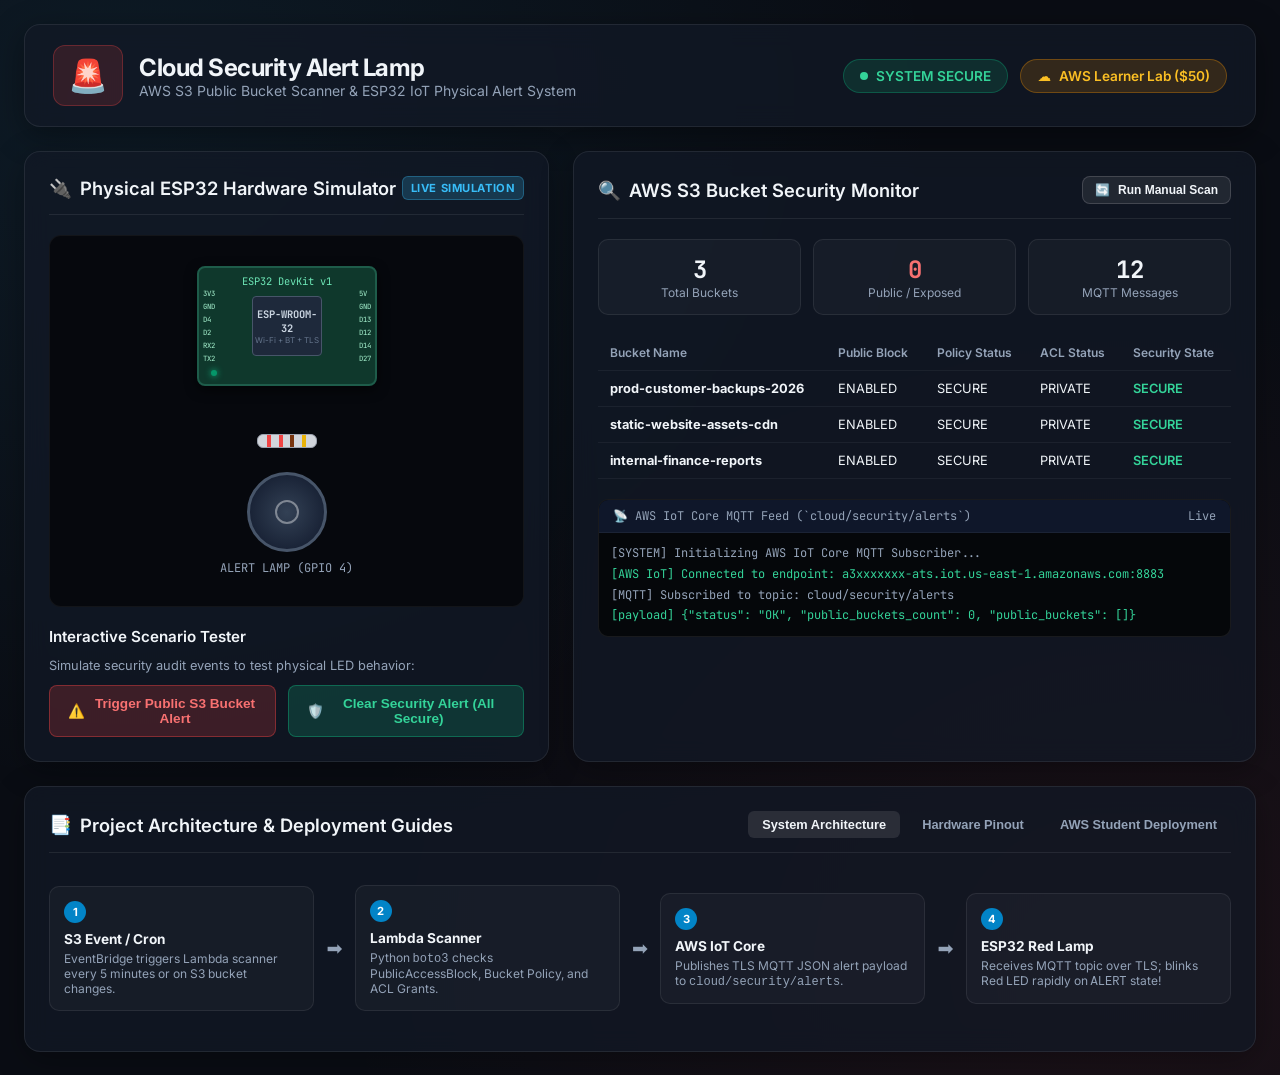
<file: web_dashboard/index.html>
<!DOCTYPE html>
<html lang="en">
<head>
    <meta charset="UTF-8">
    <meta name="viewport" content="width=device-width, initial-scale=1.0">
    <title>Cloud Security Alert Lamp | Live Dashboard & ESP32 Simulator</title>
    <meta name="description" content="Real-time S3 Bucket Security Scanner and Physical ESP32 Red Alert Lamp Visualizer">
    <link rel="preconnect" href="https://fonts.googleapis.com">
    <link rel="preconnect" href="https://fonts.gstatic.com" crossorigin>
    <link href="https://fonts.googleapis.com/css2?family=Inter:wght@300;400;500;600;700;800&family=JetBrains+Mono:wght@400;600&display=swap" rel="stylesheet">
    <link rel="stylesheet" href="styles.css">
</head>
<body>
    <div class="app-container">
        <!-- Header -->
        <header class="app-header">
            <div class="logo-group">
                <div class="logo-icon">🚨</div>
                <div>
                    <h1>Cloud Security Alert Lamp</h1>
                    <p class="subtitle">AWS S3 Public Bucket Scanner & ESP32 IoT Physical Alert System</p>
                </div>
            </div>
            <div class="status-badge-group">
                <div id="system-status-badge" class="badge badge-ok">
                    <span class="status-dot"></span>
                    <span id="status-badge-text">SYSTEM SECURE</span>
                </div>
                <div class="badge badge-aws">
                    <span class="aws-icon">☁️</span> AWS Learner Lab ($50)
                </div>
            </div>
        </header>

        <!-- Main Layout Grid -->
        <main class="dashboard-grid">
            <!-- Left Column: Hardware Simulator -->
            <section class="card hardware-card">
                <div class="card-header">
                    <h2><span class="icon">🔌</span> Physical ESP32 Hardware Simulator</h2>
                    <span class="live-tag">LIVE SIMULATION</span>
                </div>

                <div class="esp32-visualizer">
                    <div class="esp32-board">
                        <div class="board-label">ESP32 DevKit v1</div>
                        <div class="chip-center">
                            <span class="chip-text">ESP-WROOM-32</span>
                            <span class="chip-subtext">Wi-Fi + BT + TLS</span>
                        </div>
                        <div class="board-pin-header left-pins">
                            <span>3V3</span><span>GND</span><span>D4</span><span>D2</span><span>RX2</span><span>TX2</span>
                        </div>
                        <div class="board-pin-header right-pins">
                            <span>5V</span><span>GND</span><span>D13</span><span>D12</span><span>D14</span><span>D27</span>
                        </div>
                        <div class="onboard-led" id="onboard-led" title="GPIO 2 - Wi-Fi/MQTT Status"></div>
                    </div>

                    <!-- Breadboard Wiring Visualizer -->
                    <div class="wire-path"></div>
                    <div class="resistor-graphic" title="220 Ohm Resistor">
                        <div class="resistor-band band-red"></div>
                        <div class="resistor-band band-red"></div>
                        <div class="resistor-band band-brown"></div>
                        <div class="resistor-band band-gold"></div>
                    </div>

                    <!-- The Alert Lamp Component -->
                    <div class="lamp-housing">
                        <div class="lamp-glass" id="alert-lamp">
                            <div class="lamp-filament"></div>
                            <div class="lamp-glow" id="lamp-glow"></div>
                        </div>
                        <div class="lamp-base">ALERT LAMP (GPIO 4)</div>
                    </div>
                </div>

                <!-- Simulator Controls -->
                <div class="simulator-controls">
                    <h3>Interactive Scenario Tester</h3>
                    <p>Simulate security audit events to test physical LED behavior:</p>
                    <div class="button-group">
                        <button id="btn-trigger-alert" class="btn btn-danger">
                            <span>⚠️</span> Trigger Public S3 Bucket Alert
                        </button>
                        <button id="btn-clear-alert" class="btn btn-success">
                            <span>🛡️</span> Clear Security Alert (All Secure)
                        </button>
                    </div>
                </div>
            </section>

            <!-- Right Column: S3 Security Auditor & Console -->
            <section class="card auditor-card">
                <div class="card-header">
                    <h2><span class="icon">🔍</span> AWS S3 Bucket Security Monitor</h2>
                    <button id="btn-run-scan" class="btn btn-secondary btn-sm">
                        <span>🔄</span> Run Manual Scan
                    </button>
                </div>

                <div class="audit-summary-metrics">
                    <div class="metric-box">
                        <span class="metric-value" id="metric-total-buckets">3</span>
                        <span class="metric-label">Total Buckets</span>
                    </div>
                    <div class="metric-box highlight-danger">
                        <span class="metric-value" id="metric-public-buckets">0</span>
                        <span class="metric-label">Public / Exposed</span>
                    </div>
                    <div class="metric-box">
                        <span class="metric-value" id="metric-mqtt-messages">12</span>
                        <span class="metric-label">MQTT Messages</span>
                    </div>
                </div>

                <!-- Bucket Security Table -->
                <div class="table-container">
                    <table class="security-table">
                        <thead>
                            <tr>
                                <th>Bucket Name</th>
                                <th>Public Block</th>
                                <th>Policy Status</th>
                                <th>ACL Status</th>
                                <th>Security State</th>
                            </tr>
                        </thead>
                        <tbody id="bucket-table-body">
                            <!-- Dynamic Rows -->
                        </tbody>
                    </table>
                </div>

                <!-- Real-Time MQTT Log Stream -->
                <div class="console-box">
                    <div class="console-header">
                        <span>📡 AWS IoT Core MQTT Feed (`cloud/security/alerts`)</span>
                        <span class="console-time" id="console-time">Live</span>
                    </div>
                    <div class="console-stream" id="mqtt-log-stream">
                        <div class="log-line log-info">[SYSTEM] Initializing AWS IoT Core MQTT Subscriber...</div>
                        <div class="log-line log-success">[AWS IoT] Connected to endpoint: a3xxxxxxx-ats.iot.us-east-1.amazonaws.com:8883</div>
                        <div class="log-line log-info">[MQTT] Subscribed to topic: cloud/security/alerts</div>
                        <div class="log-line log-success">[payload] {"status": "OK", "public_buckets_count": 0, "public_buckets": []}</div>
                    </div>
                </div>
            </section>
        </main>

        <!-- Lower Section: Interactive Architecture & Guide -->
        <section class="card guide-card">
            <div class="card-header">
                <h2><span class="icon">📑</span> Project Architecture & Deployment Guides</h2>
                <div class="tab-buttons">
                    <button class="tab-btn active" data-tab="tab-arch">System Architecture</button>
                    <button class="tab-btn" data-tab="tab-wiring">Hardware Pinout</button>
                    <button class="tab-btn" data-tab="tab-aws">AWS Student Deployment</button>
                </div>
            </div>

            <div class="tab-content active" id="tab-arch">
                <div class="arch-flow">
                    <div class="flow-step">
                        <div class="step-num">1</div>
                        <h4>S3 Event / Cron</h4>
                        <p>EventBridge triggers Lambda scanner every 5 minutes or on S3 bucket changes.</p>
                    </div>
                    <div class="flow-arrow">➡️</div>
                    <div class="flow-step">
                        <div class="step-num">2</div>
                        <h4>Lambda Scanner</h4>
                        <p>Python <code>boto3</code> checks PublicAccessBlock, Bucket Policy, and ACL Grants.</p>
                    </div>
                    <div class="flow-arrow">➡️</div>
                    <div class="flow-step">
                        <div class="step-num">3</div>
                        <h4>AWS IoT Core</h4>
                        <p>Publishes TLS MQTT JSON alert payload to <code>cloud/security/alerts</code>.</p>
                    </div>
                    <div class="flow-arrow">➡️</div>
                    <div class="flow-step">
                        <div class="step-num">4</div>
                        <h4>ESP32 Red Lamp</h4>
                        <p>Receives MQTT topic over TLS; blinks Red LED rapidly on <code>ALERT</code> state!</p>
                    </div>
                </div>
            </div>

            <div class="tab-content" id="tab-wiring">
                <div class="code-preview">
                    <pre><code>// Hardware Wiring Connections
ESP32 GPIO 4  ---> [ 220 Ohm Resistor ] ---> Red LED Anode (+)
ESP32 GND     ---------------------------> Red LED Cathode (-)
ESP32 GPIO 2  ---> Onboard Wi-Fi Status LED Indicator</code></pre>
                </div>
            </div>

            <div class="tab-content" id="tab-aws">
                <div class="code-preview">
                    <pre><code># 1. Provision AWS Backend & Secrets Header
python cloud/deploy_aws.py

# 2. Test Public Bucket Alert (Triggers Lamp)
python cloud/test_vulnerable_bucket.py create

# 3. Resolve Security Alert (Clears Lamp)
python cloud/test_vulnerable_bucket.py delete</code></pre>
                </div>
            </div>
        </section>
    </div>

    <script src="app.js"></script>
</body>
</html>
</file>
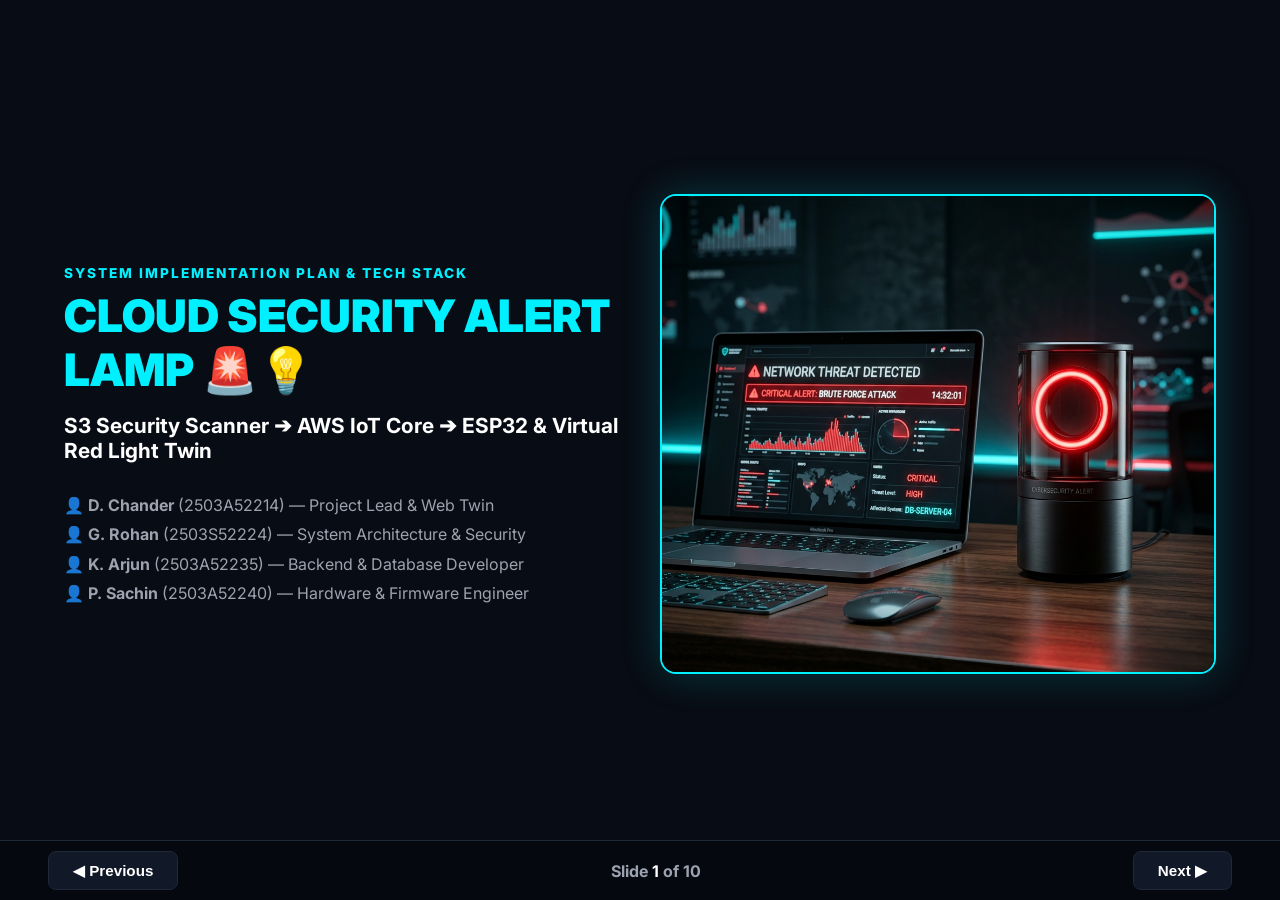
<file: docs/presentation.html>
<!DOCTYPE html>
<html lang="en">
<head>
  <meta charset="UTF-8">
  <meta name="viewport" content="width=device-width, initial-scale=1.0">
  <title>Cloud Security Alert Lamp - Complete Presentation Deck</title>
  <link rel="preconnect" href="https://fonts.googleapis.com">
  <link rel="preconnect" href="https://fonts.gstatic.com" crossorigin>
  <link href="https://fonts.googleapis.com/css2?family=Inter:wght@400;600;700;800;900&display=swap" rel="stylesheet">
  <style>
    :root {
      --bg: #080c14;
      --card-bg: #111827;
      --card-border: #1f2937;
      --cyan: #00f0ff;
      --red: #ff3366;
      --green: #00e676;
      --white: #ffffff;
      --muted: #9ca3af;
    }

    * { box-sizing: border-box; margin: 0; padding: 0; }

    body {
      font-family: 'Inter', sans-serif;
      background-color: var(--bg);
      color: var(--white);
      overflow: hidden;
      height: 100vh;
      width: 100vw;
    }

    .deck {
      position: relative;
      width: 100%;
      height: 100%;
    }

    .slide {
      position: absolute;
      inset: 0;
      padding: 3rem 4rem 5rem 4rem;
      opacity: 0;
      visibility: hidden;
      transform: scale(0.98);
      transition: all 0.35s ease;
      display: flex;
      flex-direction: column;
    }

    .slide.active {
      opacity: 1;
      visibility: visible;
      transform: scale(1);
    }

    .header {
      margin-bottom: 1.8rem;
    }

    .tag {
      font-size: 0.85rem;
      font-weight: 800;
      color: var(--cyan);
      letter-spacing: 2px;
      text-transform: uppercase;
    }

    .title {
      font-size: 2.2rem;
      font-weight: 900;
      color: var(--white);
      margin-top: 0.3rem;
    }

    .grid-2 {
      display: grid;
      grid-template-columns: 1fr 1fr;
      gap: 2.5rem;
      flex: 1;
      align-items: center;
    }

    .grid-4 {
      display: grid;
      grid-template-columns: repeat(4, 1fr);
      gap: 1.5rem;
      flex: 1;
    }

    .card {
      background: var(--card-bg);
      border: 1.5px solid var(--card-border);
      border-radius: 16px;
      padding: 1.8rem;
      display: flex;
      flex-direction: column;
      box-shadow: 0 20px 40px rgba(0,0,0,0.6);
    }

    .card.cyan { border-color: var(--cyan); }
    .card.red { border-color: var(--red); }
    .card.green { border-color: var(--green); }

    .bullets {
      list-style: none;
    }

    .bullets li {
      font-size: 1.05rem;
      color: var(--muted);
      margin-bottom: 0.8rem;
    }

    .bullets li strong {
      color: var(--white);
    }

    .bullets li::before {
      content: "•";
      color: var(--cyan);
      font-size: 1.5rem;
      margin-right: 0.5rem;
    }

    .img-box {
      border: 2px solid var(--cyan);
      border-radius: 16px;
      overflow: hidden;
      height: 100%;
      max-height: 480px;
      box-shadow: 0 0 40px rgba(0, 240, 255, 0.2);
    }

    .img-box img {
      width: 100%;
      height: 100%;
      object-fit: cover;
    }

    .controls {
      position: absolute;
      bottom: 0;
      left: 0;
      right: 0;
      height: 60px;
      background: #05080f;
      border-top: 1px solid var(--card-border);
      display: flex;
      align-items: center;
      justify-content: space-between;
      padding: 0 3rem;
      z-index: 100;
    }

    .btn {
      background: var(--card-bg);
      border: 1px solid var(--card-border);
      color: var(--white);
      padding: 0.6rem 1.5rem;
      border-radius: 8px;
      cursor: pointer;
      font-weight: 700;
      font-size: 0.95rem;
      transition: all 0.2s;
    }

    .btn:hover {
      background: var(--cyan);
      color: #000;
    }
  </style>
</head>
<body>

<div class="deck">

  <!-- SLIDE 1 -->
  <div class="slide active">
    <div class="grid-2">
      <div>
        <div class="tag">SYSTEM IMPLEMENTATION PLAN & TECH STACK</div>
        <h1 style="font-size: 2.8rem; font-weight: 900; color: var(--cyan); margin: 0.5rem 0 1rem 0;">CLOUD SECURITY ALERT LAMP 🚨💡</h1>
        <p style="font-size: 1.3rem; font-weight: 700; color: var(--white); margin-bottom: 2rem;">S3 Security Scanner ➔ AWS IoT Core ➔ ESP32 & Virtual Red Light Twin</p>
        <div style="display: flex; flex-direction: column; gap: 0.6rem; color: var(--muted); font-size: 1rem;">
          <div>👤 <strong>D. Chander</strong> (2503A52214) — Project Lead & Web Twin</div>
          <div>👤 <strong>G. Rohan</strong> (2503S52224) — System Architecture & Security</div>
          <div>👤 <strong>K. Arjun</strong> (2503A52235) — Backend & Database Developer</div>
          <div>👤 <strong>P. Sachin</strong> (2503A52240) — Hardware & Firmware Engineer</div>
        </div>
      </div>
      <div class="img-box">
        <img src="assets/cloud_security_hero_lamp.png" alt="Cloud Security Lamp">
      </div>
    </div>
  </div>

  <!-- SLIDE 2 -->
  <div class="slide">
    <div class="header">
      <div class="tag">PROJECT OVERVIEW</div>
      <div class="title">Cloud Security Alert System & Pinout Config</div>
    </div>
    <div class="grid-2">
      <div class="card cyan">
        <div style="font-size: 1.5rem; font-weight: 800; color: var(--cyan); margin-bottom: 1rem;">System Concept</div>
        <ul class="bullets">
          <li><strong>IoT Security Auditor:</strong> AWS Lambda security scanner audits S3 buckets and publishes alerts to AWS IoT Core over MQTT.</li>
          <li><strong>Physical & Virtual Red Lamp:</strong> Dual alert system: Physical ESP32 Red LED on desk + Virtual glowing Red Lamp on Web UI.</li>
          <li><strong>AWS Learner Lab Ready:</strong> Automated scripts support standard AWS accounts and AWS Learner Lab pre-created LabRole.</li>
          <li><strong>Hardware Pinouts:</strong> GPIO 4 drives Red LED (220Ω resistor); GPIO 2 drives status LED (configured in config.h).</li>
        </ul>
      </div>
      <div class="img-box">
        <img src="assets/cloud_security_hero_lamp.png" alt="Hero Lamp">
      </div>
    </div>
  </div>

  <!-- SLIDE 3 -->
  <div class="slide">
    <div class="header">
      <div class="tag">ARCHITECTURE OVERVIEW</div>
      <div class="title">End-to-End Cyber-Physical Data Flow Diagram</div>
    </div>
    <div class="grid-2">
      <div class="img-box">
        <img src="assets/architecture_flowchart.png" alt="Architecture Flowchart Diagram">
      </div>
      <div class="card green">
        <div style="font-size: 1.5rem; font-weight: 800; color: var(--green); margin-bottom: 1rem;">Event Execution Flow</div>
        <ul class="bullets">
          <li><strong>S3 Trigger / Schedule:</strong> EventBridge Rule or Cron triggers AWS Lambda Auditor Function.</li>
          <li><strong>3-Layer S3 Audit:</strong> Lambda evaluates PublicAccessBlock, Bucket Policy & S3 ACL Grants.</li>
          <li><strong>IoT Core & SNS Dispatch:</strong> Publishes payload to AWS IoT Core topic cloud/security/alerts & SNS.</li>
          <li><strong>Physical & Virtual Actuation:</strong> ESP32 blinks Red LED via TLS MQTT & WebSockets syncs Virtual Red Light.</li>
        </ul>
      </div>
    </div>
  </div>

  <!-- SLIDE 4 -->
  <div class="slide">
    <div class="header">
      <div class="tag">PROJECT STRUCTURE</div>
      <div class="title">Repository Directories & Module Organization</div>
    </div>
    <div class="grid-4">
      <div class="card cyan">
        <div class="tag">cloud/</div>
        <div style="font-weight: 800; color: var(--white); margin: 0.4rem 0;">AWS Backend</div>
        <ul class="bullets">
          <li>lambda/auditor.py</li>
          <li>deploy_aws.py</li>
          <li>test_vulnerable_bucket.py</li>
        </ul>
      </div>
      <div class="card green">
        <div class="tag" style="color:var(--green)">backend/</div>
        <div style="font-weight: 800; color: var(--white); margin: 0.4rem 0;">FastAPI Server</div>
        <ul class="bullets">
          <li>main.py (REST API)</li>
          <li>led_controller.py</li>
          <li>WebSocket /ws</li>
        </ul>
      </div>
      <div class="card cyan">
        <div class="tag">firmware/</div>
        <div style="font-weight: 800; color: var(--white); margin: 0.4rem 0;">ESP32 C++/Arduino</div>
        <ul class="bullets">
          <li>src/main.cpp</li>
          <li>include/config.h</li>
          <li>platformio.ini</li>
        </ul>
      </div>
      <div class="card red">
        <div class="tag" style="color:var(--red)">web_dashboard/</div>
        <div style="font-weight: 800; color: var(--white); margin: 0.4rem 0;">Frontend & Virtual Lamp</div>
        <ul class="bullets">
          <li>index.html UI</li>
          <li>styles.css Glassmorphism</li>
          <li>app.js WebSockets</li>
        </ul>
      </div>
    </div>
  </div>

  <!-- SLIDE 5 -->
  <div class="slide">
    <div class="header">
      <div class="tag">AWS CLOUD BACKEND</div>
      <div class="title">Lambda Auditor, Deployer & Test CLI (cloud/)</div>
    </div>
    <div class="grid-2">
      <div class="img-box">
        <img src="assets/security_layers_diag.png" alt="Security Layers">
      </div>
      <div class="card red">
        <div style="font-size: 1.5rem; font-weight: 800; color: var(--red); margin-bottom: 1rem;">Cloud Component Details</div>
        <ul class="bullets">
          <li><strong>Lambda Auditor (auditor.py):</strong> Scans S3 GetPublicAccessBlock, GetBucketPolicyStatus & GetBucketAcl. Publishes JSON ALERT/OK payload.</li>
          <li><strong>1-Click Deployer (deploy_aws.py):</strong> Provisions IoT Thing, Policy, Certs, Lambda zip, EventBridge cron (5 mins), and SNS Topic in < 60s.</li>
          <li><strong>Test Utility (test_vulnerable_bucket.py):</strong> CLI tool: python test_vulnerable_bucket.py create (triggers lamp) and delete (resolves alert).</li>
        </ul>
      </div>
    </div>
  </div>

  <!-- SLIDE 6 -->
  <div class="slide">
    <div class="header">
      <div class="tag">FASTAPI APPLICATION BACKEND</div>
      <div class="title">Python Async REST API & WebSocket Server (backend/)</div>
    </div>
    <div class="grid-2">
      <div class="card cyan">
        <div style="font-size: 1.5rem; font-weight: 800; color: var(--cyan); margin-bottom: 1rem;">FastAPI Backend Core</div>
        <ul class="bullets">
          <li><strong>Asynchronous Event Loop:</strong> Built on Python asyncio & uvicorn for non-blocking high throughput.</li>
          <li><strong>REST API Endpoints:</strong> Exposes /api/dashboard, /api/events, and /api/scan for data retrieval.</li>
          <li><strong>WebSocket Server (/ws):</strong> Maintains persistent WebSocket connections to push live state updates to Web Twin UI.</li>
          <li><strong>Desktop Lamp Simulator:</strong> python backend/led_controller.py terminal simulator for testing without physical hardware.</li>
        </ul>
      </div>
      <div class="img-box">
        <img src="assets/cyber_alert_desk.png" alt="Cyber Desk">
      </div>
    </div>
  </div>

  <!-- SLIDE 7 -->
  <div class="slide">
    <div class="header">
      <div class="tag">ESP32 FIRMWARE ENGINE</div>
      <div class="title">TLS MQTT Client & FreeRTOS State Machine (firmware/)</div>
    </div>
    <div class="grid-2">
      <div class="img-box">
        <img src="assets/crypto_shield_vault.png" alt="Crypto Vault">
      </div>
      <div class="card green">
        <div style="font-size: 1.5rem; font-weight: 800; color: var(--green); margin-bottom: 1rem;">Firmware Architecture</div>
        <ul class="bullets">
          <li><strong>Framework & Libraries:</strong> Built on C++/Arduino using WiFiClientSecure, PubSubClient, and ArduinoJson.</li>
          <li><strong>TLS X.509 Authentication:</strong> Handles mutual TLS authentication with AWS IoT Core over Port 8883.</li>
          <li><strong>Non-Blocking Millis FSM:</strong> Blink state machine uses millis() timers without freezing delay() calls.</li>
          <li><strong>Auto-Reconnect Engine:</strong> Monitors Wi-Fi and MQTT connection loss with automatic exponential reconnects.</li>
        </ul>
      </div>
    </div>
  </div>

  <!-- SLIDE 8 -->
  <div class="slide">
    <div class="header">
      <div class="tag">FRONTEND ARCHITECTURE</div>
      <div class="title">Glassmorphism UI & WebSocket Engine (web_dashboard/)</div>
    </div>
    <div class="grid-2">
      <div class="card cyan">
        <div style="font-size: 1.5rem; font-weight: 800; color: var(--cyan); margin-bottom: 1rem;">Web Dashboard Stack</div>
        <ul class="bullets">
          <li><strong>HTML5 & Glassmorphism CSS:</strong> Modern dark aesthetic with CSS backdrop-filter blur, neon glow effects & clean typography.</li>
          <li><strong>JavaScript WebSocket Engine:</strong> app.js maintains persistent WebSocket connection to mirror live backend state changes.</li>
          <li><strong>Real-Time Event Table:</strong> Renders history of scanned bucket names, severity levels, and scan timestamps.</li>
          <li><strong>Interactive Scenario Runner:</strong> Browser control buttons to simulate public bucket creation and remediation.</li>
        </ul>
      </div>
      <div class="img-box">
        <img src="assets/neon_dashboard_screen.png" alt="Neon Dashboard">
      </div>
    </div>
  </div>

  <!-- SLIDE 9 -->
  <div class="slide">
    <div class="header">
      <div class="tag">OUR VIRTUAL RED LIGHT</div>
      <div class="title">Digital Twin Simulator & Synchronous Alert Visualizer</div>
    </div>
    <div class="grid-2">
      <div class="card red">
        <div style="font-size: 1.5rem; font-weight: 800; color: var(--red); margin-bottom: 1rem;">Virtual Red Light Visualizer</div>
        <ul class="bullets">
          <li><strong>Digital Twin Mirror:</strong> Glowing 2D/3D neon Red Alert Lamp rendered directly inside web_dashboard/index.html.</li>
          <li><strong>Synchronous Blinking:</strong> Flashes in exact 150-200ms lockstep synchronization with the physical ESP32 hardware LED.</li>
          <li><strong>Zero-Hardware Testing:</strong> Allows evaluators and students without ESP32 hardware to test full end-to-end alert flow.</li>
          <li><strong>Learner Lab Wizard:</strong> Includes step-by-step interactive manual for copy-pasting AWS Learner Lab X.509 certs.</li>
        </ul>
      </div>
      <div class="img-box" style="border-color: var(--red);">
        <img src="assets/neon_dashboard_screen.png" alt="Virtual Red Light">
      </div>
    </div>
  </div>

  <!-- SLIDE 10 -->
  <div class="slide">
    <div class="header">
      <div class="tag">VERIFICATION & WIRING PLAN</div>
      <div class="title">ESP32 Circuit Schematics & End-to-End Verification</div>
    </div>
    <div class="grid-2">
      <div class="card cyan">
        <div style="font-size: 1.3rem; font-weight: 800; color: var(--cyan); margin-bottom: 0.8rem;">Hardware Wiring (docs/)</div>
        <ul class="bullets">
          <li><strong>Circuit Wiring Schematics:</strong> ESP32 DevKit v1 + High-Brightness Red LED + 220Ω limiting resistor on GPIO 4.</li>
          <li><strong>AWS Student Guide:</strong> Tailored step-by-step setup guide for $50 AWS Learner Lab accounts.</li>
        </ul>
      </div>
      <div class="card green">
        <div style="font-size: 1.3rem; font-weight: 800; color: var(--green); margin-bottom: 0.8rem;">Verification Plan</div>
        <ul class="bullets">
          <li><strong>Automated CLI Test:</strong> Run test_vulnerable_bucket.py create/delete to verify Lambda & IoT Core payload delivery.</li>
          <li><strong>Hardware Verification:</strong> Verify TLS payload parsing and state transition (OK ➔ ALERT 200ms blink ➔ OK).</li>
          <li><strong>Web Simulator Test:</strong> Verify live blinking state animations and dashboard controls in browser.</li>
        </ul>
      </div>
    </div>
  </div>

</div>

<div class="controls">
  <button class="btn" id="prev">◀ Previous</button>
  <div style="font-weight: 700; color: var(--muted);">Slide <span id="current" style="color:var(--white);">1</span> of 10</div>
  <button class="btn" id="next">Next ▶</button>
</div>

<script>
  const slides = document.querySelectorAll('.slide');
  let index = 0;

  function update() {
    slides.forEach((s, i) => s.classList.toggle('active', i === index));
    document.getElementById('current').textContent = index + 1;
  }

  document.getElementById('prev').onclick = () => { if (index > 0) { index--; update(); } };
  document.getElementById('next').onclick = () => { if (index < slides.length - 1) { index++; update(); } };

  document.onkeydown = (e) => {
    if (e.key === 'ArrowRight' || e.key === ' ') { if (index < slides.length - 1) { index++; update(); } }
    else if (e.key === 'ArrowLeft') { if (index > 0) { index--; update(); } }
  };
</script>

</body>
</html>
</file>
<file: web_dashboard/styles.css>
/* Dark Glassmorphism Theme & Custom Layout System */

:root {
    --bg-primary: #0a0d14;
    --bg-card: rgba(18, 24, 38, 0.75);
    --bg-card-border: rgba(255, 255, 255, 0.08);
    --text-main: #f1f5f9;
    --text-muted: #94a3b8;
    
    --color-accent: #38bdf8;
    --color-ok: #10b981;
    --color-ok-glow: rgba(16, 185, 129, 0.4);
    --color-alert: #ef4444;
    --color-alert-glow: rgba(239, 68, 68, 0.6);
    --color-aws: #ff9900;
    
    --font-sans: 'Inter', system-ui, -apple-system, sans-serif;
    --font-mono: 'JetBrains Mono', monospace;
}

* {
    box-sizing: border-box;
    margin: 0;
    padding: 0;
}

body {
    background-color: var(--bg-primary);
    background-image: 
        radial-gradient(at 10% 10%, rgba(56, 189, 248, 0.08) 0px, transparent 50%),
        radial-gradient(at 90% 90%, rgba(239, 68, 68, 0.08) 0px, transparent 50%);
    color: var(--text-main);
    font-family: var(--font-sans);
    min-height: 100vh;
    padding: 24px;
    display: flex;
    justify-content: center;
}

.app-container {
    width: 100%;
    max-width: 1300px;
    display: flex;
    flex-direction: column;
    gap: 24px;
}

/* Header */
.app-header {
    display: flex;
    justify-content: space-between;
    align-items: center;
    padding: 20px 28px;
    background: var(--bg-card);
    border: 1px solid var(--bg-card-border);
    backdrop-filter: blur(12px);
    border-radius: 16px;
    box-shadow: 0 8px 32px rgba(0, 0, 0, 0.37);
}

.logo-group {
    display: flex;
    align-items: center;
    gap: 16px;
}

.logo-icon {
    font-size: 32px;
    background: rgba(239, 68, 68, 0.15);
    padding: 10px 14px;
    border-radius: 12px;
    border: 1px solid rgba(239, 68, 68, 0.3);
}

.app-header h1 {
    font-size: 1.5rem;
    font-weight: 700;
    letter-spacing: -0.02em;
}

.subtitle {
    font-size: 0.875rem;
    color: var(--text-muted);
}

.status-badge-group {
    display: flex;
    gap: 12px;
}

.badge {
    display: flex;
    align-items: center;
    gap: 8px;
    padding: 8px 16px;
    border-radius: 20px;
    font-size: 0.85rem;
    font-weight: 600;
    border: 1px solid transparent;
}

.badge-ok {
    background: rgba(16, 185, 129, 0.15);
    color: #34d399;
    border-color: rgba(16, 185, 129, 0.3);
}

.badge-alert {
    background: rgba(239, 68, 68, 0.2);
    color: #f87171;
    border-color: rgba(239, 68, 68, 0.5);
    animation: pulse-border 1s infinite alternate;
}

@keyframes pulse-border {
    from { box-shadow: 0 0 4px var(--color-alert-glow); }
    to { box-shadow: 0 0 16px var(--color-alert-glow); }
}

.badge-aws {
    background: rgba(255, 153, 0, 0.15);
    color: #fbbf24;
    border-color: rgba(255, 153, 0, 0.3);
}

.status-dot {
    width: 8px;
    height: 8px;
    border-radius: 50%;
    background-color: currentColor;
    display: inline-block;
}

/* Dashboard Grid */
.dashboard-grid {
    display: grid;
    grid-template-columns: 1fr 1.3fr;
    gap: 24px;
}

.card {
    background: var(--bg-card);
    border: 1px solid var(--bg-card-border);
    backdrop-filter: blur(12px);
    border-radius: 16px;
    padding: 24px;
    display: flex;
    flex-direction: column;
    gap: 20px;
    box-shadow: 0 8px 32px rgba(0, 0, 0, 0.3);
}

.card-header {
    display: flex;
    justify-content: space-between;
    align-items: center;
    border-bottom: 1px solid var(--bg-card-border);
    padding-bottom: 14px;
}

.card-header h2 {
    font-size: 1.15rem;
    font-weight: 600;
    display: flex;
    align-items: center;
    gap: 8px;
}

.live-tag {
    font-size: 0.7rem;
    font-weight: 700;
    letter-spacing: 0.05em;
    background: rgba(56, 189, 248, 0.2);
    color: #38bdf8;
    padding: 4px 8px;
    border-radius: 6px;
    border: 1px solid rgba(56, 189, 248, 0.3);
}

/* Hardware Visualizer Component */
.esp32-visualizer {
    background: #06080d;
    border: 1px solid rgba(255, 255, 255, 0.05);
    border-radius: 12px;
    padding: 30px;
    display: flex;
    flex-direction: column;
    align-items: center;
    justify-content: center;
    gap: 24px;
    position: relative;
    min-height: 280px;
}

.esp32-board {
    width: 180px;
    height: 120px;
    background: #0f382c;
    border: 2px solid #1e5c4a;
    border-radius: 8px;
    position: relative;
    display: flex;
    align-items: center;
    justify-content: center;
    box-shadow: 0 4px 12px rgba(0, 0, 0, 0.6);
}

.board-label {
    position: absolute;
    top: 6px;
    font-size: 0.65rem;
    font-family: var(--font-mono);
    color: #6ee7b7;
}

.chip-center {
    width: 70px;
    height: 60px;
    background: #1e293b;
    border: 1px solid #475569;
    border-radius: 4px;
    display: flex;
    flex-direction: column;
    align-items: center;
    justify-content: center;
    text-align: center;
}

.chip-text {
    font-size: 0.65rem;
    font-family: var(--font-mono);
    font-weight: 700;
    color: #cbd5e1;
}

.chip-subtext {
    font-size: 0.5rem;
    color: #64748b;
}

.board-pin-header {
    position: absolute;
    display: flex;
    font-size: 0.45rem;
    font-family: var(--font-mono);
    color: #a7f3d0;
}

.left-pins {
    left: 4px;
    flex-direction: column;
    gap: 4px;
}

.right-pins {
    right: 4px;
    flex-direction: column;
    gap: 4px;
}

.onboard-led {
    position: absolute;
    bottom: 8px;
    left: 12px;
    width: 6px;
    height: 6px;
    border-radius: 50%;
    background: #059669;
    box-shadow: 0 0 6px #10b981;
}

/* Resistor Visualizer */
.resistor-graphic {
    width: 60px;
    height: 14px;
    background: #d1d5db;
    border-radius: 6px;
    display: flex;
    align-items: center;
    justify-content: space-around;
    padding: 0 6px;
    border: 1px solid #9ca3af;
}

.resistor-band {
    width: 4px;
    height: 100%;
}

.band-red { background: #ef4444; }
.band-brown { background: #78350f; }
.band-gold { background: #eab308; }

/* Glowing Lamp Housing */
.lamp-housing {
    display: flex;
    flex-direction: column;
    align-items: center;
    gap: 8px;
}

.lamp-glass {
    width: 80px;
    height: 80px;
    border-radius: 50%;
    background: radial-gradient(circle, #334155 0%, #0f172a 100%);
    border: 3px solid #475569;
    position: relative;
    display: flex;
    align-items: center;
    justify-content: center;
    transition: all 0.2s ease;
}

.lamp-glass.active-alert {
    background: radial-gradient(circle, #ff6b6b 0%, #dc2626 100%);
    border-color: #f87171;
    box-shadow: 0 0 35px var(--color-alert-glow), 0 0 70px var(--color-alert-glow);
    animation: rapid-blink 0.3s infinite alternate;
}

@keyframes rapid-blink {
    0% { opacity: 1; transform: scale(1); }
    100% { opacity: 0.3; transform: scale(0.96); }
}

.lamp-glass.active-safe {
    background: radial-gradient(circle, #334155 0%, #1e293b 100%);
    border-color: #334155;
    box-shadow: none;
}

.lamp-filament {
    width: 24px;
    height: 24px;
    border-radius: 50%;
    border: 2px solid rgba(255, 255, 255, 0.4);
}

.lamp-base {
    font-size: 0.75rem;
    font-family: var(--font-mono);
    color: var(--text-muted);
}

/* Simulator Controls */
.simulator-controls {
    display: flex;
    flex-direction: column;
    gap: 12px;
}

.simulator-controls h3 {
    font-size: 0.95rem;
    font-weight: 600;
}

.simulator-controls p {
    font-size: 0.8rem;
    color: var(--text-muted);
}

.button-group {
    display: flex;
    gap: 12px;
}

.btn {
    padding: 10px 18px;
    border-radius: 8px;
    font-size: 0.85rem;
    font-weight: 600;
    cursor: pointer;
    border: 1px solid transparent;
    display: flex;
    align-items: center;
    gap: 8px;
    transition: all 0.2s ease;
}

.btn-danger {
    background: rgba(239, 68, 68, 0.2);
    color: #f87171;
    border-color: rgba(239, 68, 68, 0.4);
}
.btn-danger:hover {
    background: rgba(239, 68, 68, 0.35);
    box-shadow: 0 0 12px rgba(239, 68, 68, 0.4);
}

.btn-success {
    background: rgba(16, 185, 129, 0.2);
    color: #34d399;
    border-color: rgba(16, 185, 129, 0.4);
}
.btn-success:hover {
    background: rgba(16, 185, 129, 0.35);
    box-shadow: 0 0 12px rgba(16, 185, 129, 0.4);
}

.btn-secondary {
    background: rgba(255, 255, 255, 0.08);
    color: var(--text-main);
    border-color: rgba(255, 255, 255, 0.15);
}
.btn-secondary:hover {
    background: rgba(255, 255, 255, 0.15);
}

.btn-sm {
    padding: 6px 12px;
    font-size: 0.75rem;
}

/* Security Metrics Box */
.audit-summary-metrics {
    display: grid;
    grid-template-columns: repeat(3, 1fr);
    gap: 12px;
}

.metric-box {
    background: rgba(255, 255, 255, 0.03);
    border: 1px solid var(--bg-card-border);
    padding: 14px;
    border-radius: 10px;
    display: flex;
    flex-direction: column;
    align-items: center;
}

.metric-value {
    font-size: 1.5rem;
    font-weight: 700;
    font-family: var(--font-mono);
}

.highlight-danger .metric-value {
    color: #f87171;
}

.metric-label {
    font-size: 0.75rem;
    color: var(--text-muted);
}

/* Security Table */
.table-container {
    overflow-x: auto;
}

.security-table {
    width: 100%;
    border-collapse: collapse;
    font-size: 0.8rem;
    text-align: left;
}

.security-table th, .security-table td {
    padding: 10px 12px;
    border-bottom: 1px solid rgba(255, 255, 255, 0.05);
}

.security-table th {
    color: var(--text-muted);
    font-weight: 600;
    font-size: 0.75rem;
}

.tag-secure {
    color: #34d399;
    font-weight: 600;
}

.tag-public {
    color: #f87171;
    font-weight: 700;
    background: rgba(239, 68, 68, 0.15);
    padding: 2px 6px;
    border-radius: 4px;
}

/* Console Feed */
.console-box {
    background: #05070a;
    border: 1px solid rgba(255, 255, 255, 0.08);
    border-radius: 10px;
    font-family: var(--font-mono);
    font-size: 0.75rem;
    overflow: hidden;
}

.console-header {
    background: #0f172a;
    padding: 8px 14px;
    color: var(--text-muted);
    display: flex;
    justify-content: space-between;
    border-bottom: 1px solid rgba(255, 255, 255, 0.05);
}

.console-stream {
    padding: 12px;
    max-height: 140px;
    overflow-y: auto;
    display: flex;
    flex-direction: column;
    gap: 4px;
}

.log-line { line-height: 1.4; }
.log-info { color: #94a3b8; }
.log-success { color: #34d399; }
.log-alert { color: #f87171; font-weight: 600; }

/* Guide Section & Tabs */
.guide-card { gap: 16px; }

.tab-buttons {
    display: flex;
    gap: 8px;
}

.tab-btn {
    background: transparent;
    border: none;
    color: var(--text-muted);
    padding: 6px 14px;
    border-radius: 6px;
    font-size: 0.8rem;
    font-weight: 600;
    cursor: pointer;
}

.tab-btn.active {
    background: rgba(255, 255, 255, 0.1);
    color: var(--text-main);
}

.tab-content { display: none; }
.tab-content.active { display: block; }

.arch-flow {
    display: flex;
    align-items: center;
    justify-content: space-between;
    gap: 12px;
    padding: 16px 0;
}

.flow-step {
    background: rgba(255, 255, 255, 0.03);
    border: 1px solid var(--bg-card-border);
    border-radius: 10px;
    padding: 14px;
    flex: 1;
    position: relative;
}

.step-num {
    width: 22px;
    height: 22px;
    background: #0284c7;
    color: white;
    border-radius: 50%;
    display: flex;
    align-items: center;
    justify-content: center;
    font-size: 0.7rem;
    font-weight: 700;
    margin-bottom: 8px;
}

.flow-step h4 {
    font-size: 0.85rem;
    margin-bottom: 4px;
}

.flow-step p {
    font-size: 0.75rem;
    color: var(--text-muted);
}

.flow-arrow {
    font-size: 1.2rem;
    color: var(--text-muted);
}

.code-preview {
    background: #05070a;
    border: 1px solid rgba(255, 255, 255, 0.08);
    border-radius: 8px;
    padding: 14px;
    font-family: var(--font-mono);
    font-size: 0.8rem;
    color: #e2e8f0;
    overflow-x: auto;
}

@media (max-width: 900px) {
    .dashboard-grid { grid-template-columns: 1fr; }
    .arch-flow { flex-direction: column; align-items: stretch; }
    .flow-arrow { transform: rotate(90deg); text-align: center; }
}
</file>
